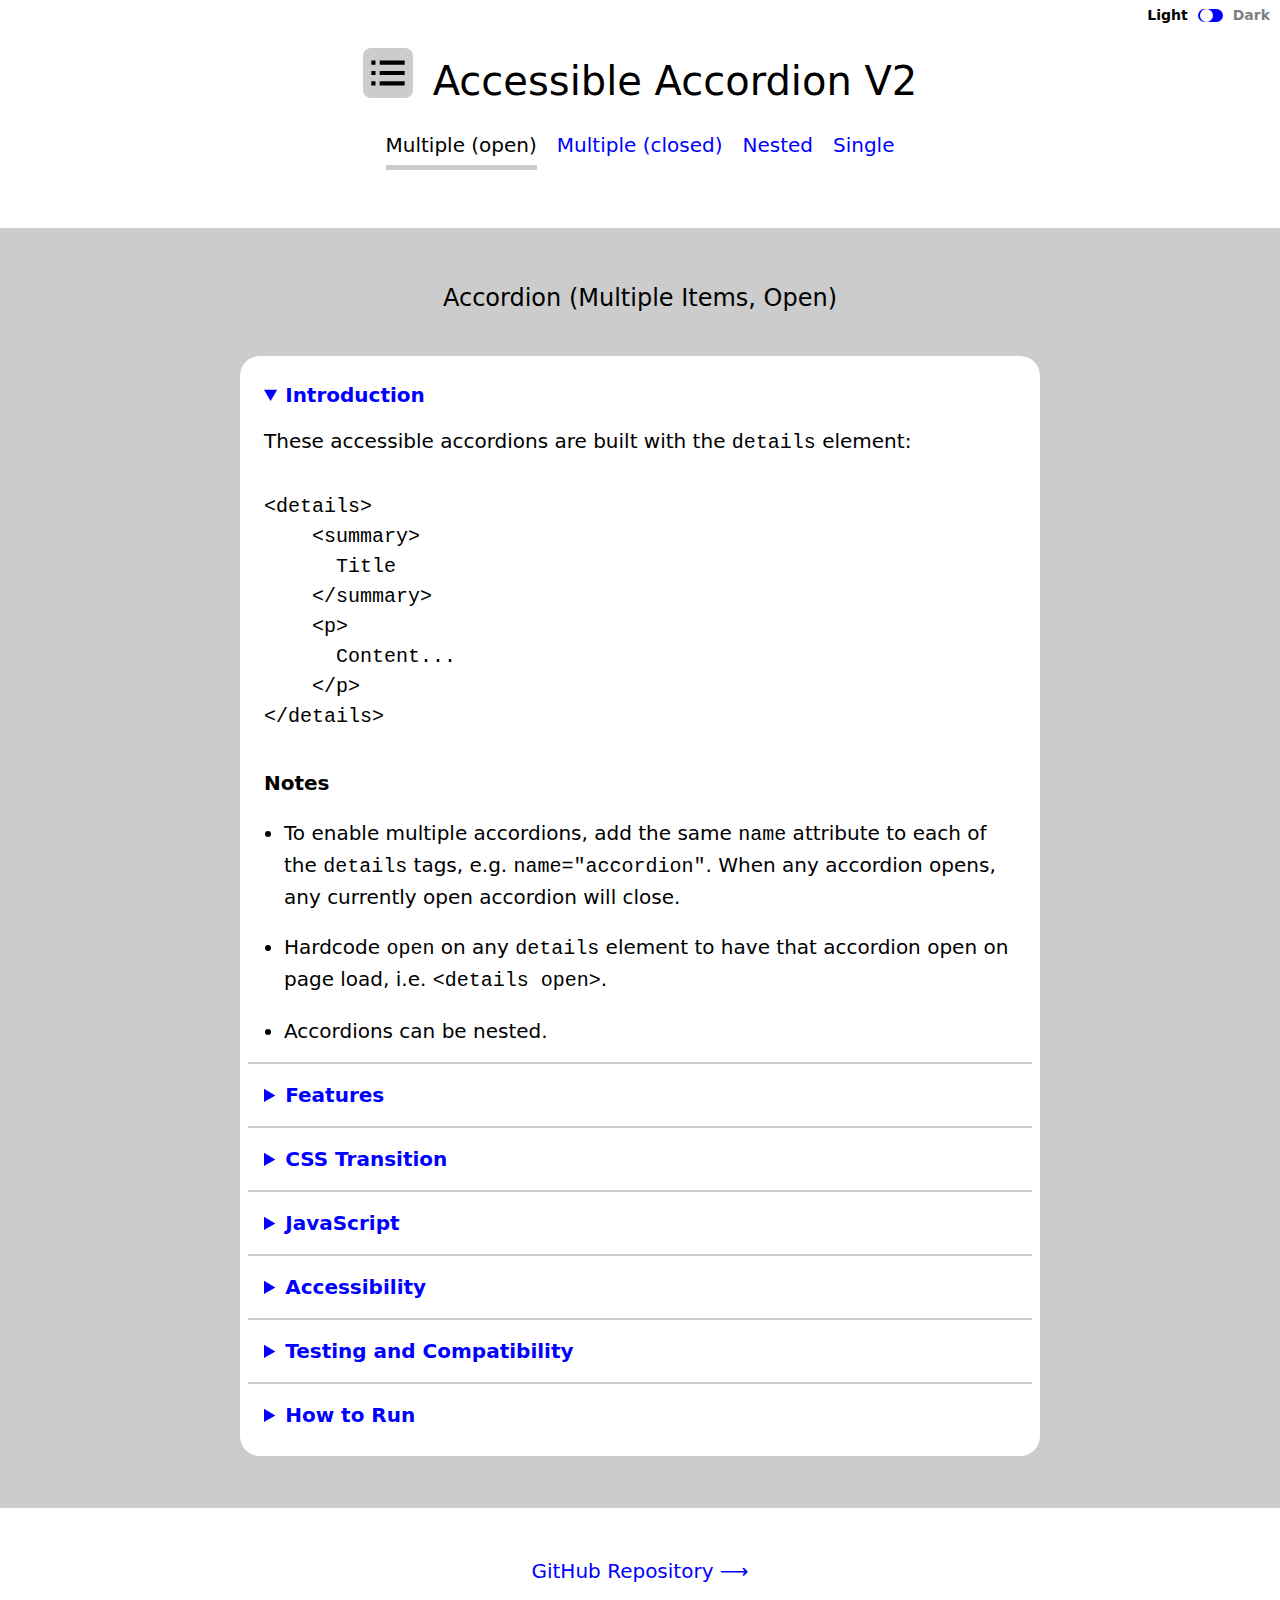
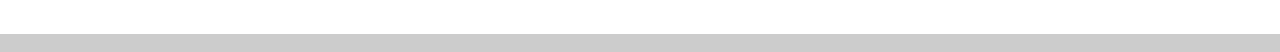
<file: index.html>
<!DOCTYPE html>
<html lang="en">

<head>
    <meta charset="UTF-8">
    <meta name="viewport" content="width=device-width, initial-scale=1.0">
    <meta name="description"
        content="An accessible multiple (open) accordion built with the 'details' element. The CSS enhances the accordion with a smooth height transition only when it's safe and supported. It uses modern CSS features with progressive enhancement in mind.">
    <title>Accessible Accordion V2 | Multiple</title>
    <link rel="apple-touch-icon" sizes="180x180" href="./apple-touch-icon.png">
    <link rel="icon" type="image/png" sizes="32x32" href="./favicon-32x32.png">
    <link rel="icon" type="image/png" sizes="16x16" href="./favicon-16x16.png">
    <link rel="manifest" href="./site.webmanifest">
    <link rel="stylesheet" href="./style.css">
    <script src="./index.js" type="module"></script>
</head>

<body class="flow">
    <div id="loader" class="loader"><span class="visually-hidden">The page is loading...</span></div>
    <span class="visually-hidden" aria-hidden="true" id="page-loaded"></span>
    <a href="#main-content" class="element-invisible element-focusable skip-link">Skip to main content</a>

    <div class="theme-toggler">
        <p class="light">Light<span class="visually-hidden"> theme inactive</span></p><button type="button"
            aria-pressed="true" aria-label="Toggle theme"><span></span></button>
        <p class="dark">Dark<span class="visually-hidden"> theme active</span></p>
    </div>

    <header class="header">
        <p class="h1">
            <a href="./index.html"><span class="visually-hidden">Link to Home page</span>
                <svg xmlns="http://www.w3.org/2000/svg" width="24" height="24" viewBox="0 0 24 24" aria-hidden="true">
                    <path d="M4 6h2v2H4zm0 5h2v2H4zm0 5h2v2H4zm16-8V6H8.023v2H18.8zM8 11h12v2H8zm0 5h12v2H8z">
                    </path>
                </svg>
            </a>
            <span>Accessible Accordion V2</span>
        </p>
        <div id="primary-navigation" class="primary-navigation">
            <div class="hamburger-button-wrapper">
                <p>Menu</p>
                <button class="hamburger-button" id="hamburger-button" aria-controls="site-navigation"
                    aria-expanded="false">
                    <span id="btn-txt" class="visually-hidden">Expand menu</span>
                    <svg class="lines" viewBox="0 0 100 100">
                        <rect class="line top" y="28" x="10" rx="5"></rect>
                        <rect class="line middle" y="47" x="10" rx="5"></rect>
                        <rect class="line bottom" y="68" x="10" rx="5"></rect>
                    </svg>
                </button>
            </div>


            <nav id="site-navigation" class="menu-hidden">
                <ul>
                    <li><a href="./" aria-current="page">Multiple (open)</a></li>
                    <li><a href="./multiple-closed.html">Multiple (closed)</a></li>
                    <li><a href="./nested.html">Nested</a></li>
                    <li><a href="./single.html">Single</a></li>
                </ul>
            </nav>
        </div>
    </header>


    <main class="main container" id="main-content">

        <h1>Accordion (Multiple Items, Open)</h1>

        <div class="accordion">
            <details name="accordion" open>
                <summary class="element">
                    <h2>Introduction</h2>
                </summary>
                <div class="summary-content element flow">
                    <p>These accessible accordions are built with the <code>details</code> element:</p>

                    <p>
                    <pre><code>
&lt;details&gt;
    &lt;summary&gt;
      Title
    &lt;/summary&gt;
    &lt;p&gt;
      Content...
    &lt;/p&gt;
&lt;/details&gt;
</code></pre>


                    <h3>Notes</h3>
                    <ul class="flow">
                        <li>To enable multiple accordions, add the same <code>name</code> attribute to each of the
                            <code>details</code> tags,
                            e.g. <code>name=&quot;accordion&quot;</code>. When any accordion opens, any currently open
                            accordion will
                            close.
                        </li>
                        <li>Hardcode <code>open</code> on any <code>details</code> element to have that accordion
                            open on page load,
                            i.e. <code>&lt;details open&gt;</code>.</li>
                        <li>Accordions can be nested.</li>
                    </ul>
                </div>
            </details>


            <details name="accordion">
                <summary class="element">
                    <h2>Features</h2>
                </summary>
                <div class="summary-content element flow">
                    <ul class="flow">
                        <li><strong>Responsive-aware</strong>: Transitions are only applied on viewports wider than
                            37.5rem (600px),
                            avoiding
                            layout issues caused by wrapped <code>summary</code> text on smaller screens.</li>
                        <li><strong>Respects user preferences</strong>: Honors <code>prefers-reduced-motion</code> to
                            avoid animating
                            for
                            users who have motion reduction enabled.</li>
                        <li><strong>Feature detection</strong>: Uses <code>@supports</code> to apply styles only if the
                            browser supports
                            the
                            experimental <code>interpolate-size</code> property.</li>
                        <li><strong>Safe fallback</strong>: Older browsers that don't support modern syntax will ignore
                            the transition
                            block
                            entirely, without affecting functionality.</li>
                    </ul>
                </div>
            </details>



            <details name="accordion">
                <summary class="element">
                    <h2>CSS Transition</h2>
                </summary>
                <div class="summary-content element flow">
                    <p>The CSS snippet enhances the accordions
                        with a smooth height transition - but only when it&#39;s safe and supported. It uses modern CSS
                        features with
                        progressive enhancement in mind.</p>
                    <p>Styles are applied only when:</p>
                    <ul class="flow">
                        <li>The screen width is greater than <code>37.5rem (600px)</code>. (Note: <code>width</code> is
                            modern range
                            syntax.)
                        </li>
                        <li>The user has not requested reduced motion.</li>
                        <li>The browser supports the experimental <code>interpolate-size</code> property
                            (some browsers may ignore this block if they don't support it).</li>
                    </ul>

                    <p>If the browser does support it, <code>interpolate-size</code> is applied globally with a value of
                        <code>allow-keywords</code>. (his is a proposed property allowing height/width interpolation on
                        elements
                        like &lt;details&gt;, which normally don't transition well.)
                    </p>
                    <p>This allows a transition from <code>height: [n]</code> to <code>height: auto</code>.</p>
                </div>
            </details>



            <details name="accordion">
                <summary class="element">
                    <h2>JavaScript</h2>
                </summary>
                <div class="summary-content element flow">
                    <h3><code>ariaExpandedDetails()</code></h3>

                    <p>
                        This function ensures accessibility by dynamically
                        updating the
                        <code>aria-expanded</code> attribute on <code>details</code> elements, improving screen reader
                        support
                        for
                        users with older or less capable assistive technologies. It listens for the <code>toggle</code>
                        event to reflect
                        the
                        open/closed state, providing clearer communication for browsers or screen readers that may not
                        fully support the
                        native <code>details</code> behavior.
                    </p>

                </div>
            </details>




            <details name="accordion">
                <summary class="element">
                    <h2>Accessibility</h2>
                </summary>
                <div class="summary-content element flow">
                    <ul class="flow">
                        <li>The site is fully navigable using tab keys and up/down arrows.</li>
                        <li>ARIA attributes are dynamically added to the <code>details</code> element to signal whether
                            it is
                            open or
                            closed.
                        </li>
                    </ul>
                </div>
            </details>

            <details name="accordion">
                <summary class="element">
                    <h2>Testing and Compatibility</h2>
                </summary>
                <div class="summary-content element flow">
                    <p>The application has been tested on the following platforms and browsers:</p>
                    <ul class="flow">
                        <li><strong>Operating System</strong>: Windows 10</li>
                        <li><strong>Browsers</strong>:<ul>
                                <li>Google Chrome</li>
                                <li>Mozilla Firefox</li>
                                <li>Microsoft Edge</li>
                            </ul>
                        </li>
                    </ul>
                    <h3>Device View Testing</h3>
                    <p>The layout and functionality have been verified in both browser and device simulation views to
                        ensure
                        responsiveness
                        and usability.</p>
                </div>
            </details>

            <details name="accordion">
                <summary class="element">
                    <h2>How to Run</h2>
                </summary>
                <div class="summary-content element flow">
                    <ol>
                        <li>Clone or download the repository to your local machine.</li>
                        <li>Open the project folder and start a simple HTTP server (e.g., using <code>Live Server</code>
                            in VS Code or
                            Python&#39;s <code>http.server</code> module).</li>
                        <li>Open the project in a modern browser (e.g., Chrome, Firefox, or Edge).</li>
                    </ol>
                </div>
            </details>
        </div>
    </main>

    <footer class="footer">
        <a href="https://github.com/chrisnajman/accessible-accordion-v2" target="_blank" rel="noopener noreferrer"
            class="external-link">
            GitHub Repository
        </a>
    </footer>

</body>

</html>
</file>
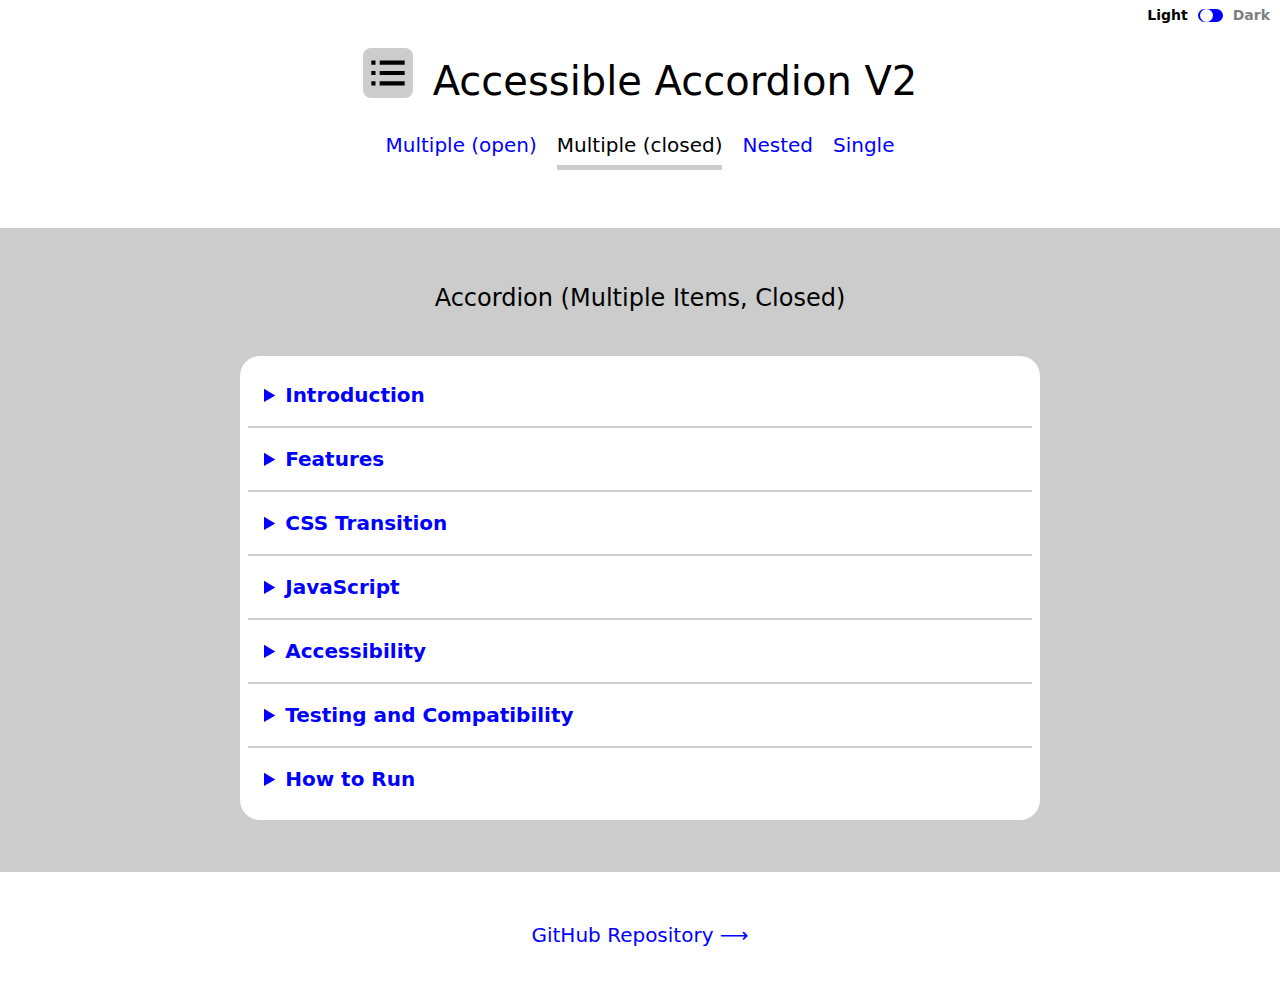
<file: multiple-closed.html>
<!DOCTYPE html>
<html lang="en">

<head>
    <meta charset="UTF-8">
    <meta name="viewport" content="width=device-width, initial-scale=1.0">
    <meta name="description"
        content="An accessible multiple (closed) accordion built with the 'details' element. The CSS enhances the accordion with a smooth height transition only when it's safe and supported. It uses modern CSS features with progressive enhancement in mind.">
    <title>Accessible Accordion V2 | Multiple</title>
    <link rel="apple-touch-icon" sizes="180x180" href="./apple-touch-icon.png">
    <link rel="icon" type="image/png" sizes="32x32" href="./favicon-32x32.png">
    <link rel="icon" type="image/png" sizes="16x16" href="./favicon-16x16.png">
    <link rel="manifest" href="./site.webmanifest">
    <link rel="stylesheet" href="./style.css">
    <script src="./index.js" type="module"></script>
</head>

<body class="flow">
    <div id="loader" class="loader"><span class="visually-hidden">The page is loading...</span></div>
    <span class="visually-hidden" aria-hidden="true" id="page-loaded"></span>
    <a href="#main-content" class="element-invisible element-focusable skip-link">Skip to main content</a>

    <div class="theme-toggler">
        <p class="light">Light<span class="visually-hidden"> theme inactive</span></p><button type="button"
            aria-pressed="true" aria-label="Toggle theme"><span></span></button>
        <p class="dark">Dark<span class="visually-hidden"> theme active</span></p>
    </div>

    <header class="header">
        <p class="h1">
            <a href="./index.html"><span class="visually-hidden">Link to Home page</span>
                <svg xmlns="http://www.w3.org/2000/svg" width="24" height="24" viewBox="0 0 24 24" aria-hidden="true">
                    <path d="M4 6h2v2H4zm0 5h2v2H4zm0 5h2v2H4zm16-8V6H8.023v2H18.8zM8 11h12v2H8zm0 5h12v2H8z">
                    </path>
                </svg>
            </a>
            <span>Accessible Accordion V2</span>
        </p>
        <div id="primary-navigation" class="primary-navigation">
            <div class="hamburger-button-wrapper">
                <p>Menu</p>
                <button class="hamburger-button" id="hamburger-button" aria-controls="site-navigation"
                    aria-expanded="false">
                    <span id="btn-txt" class="visually-hidden">Expand menu</span>
                    <svg class="lines" viewBox="0 0 100 100">
                        <rect class="line top" y="28" x="10" rx="5"></rect>
                        <rect class="line middle" y="47" x="10" rx="5"></rect>
                        <rect class="line bottom" y="68" x="10" rx="5"></rect>
                    </svg>
                </button>
            </div>


            <nav id="site-navigation" class="menu-hidden">
                <ul>
                    <li><a href="./">Multiple (open)</a></li>
                    <li><a href="./multiple-closed.html" aria-current="page">Multiple (closed)</a></li>
                    <li><a href="./nested.html">Nested</a></li>
                    <li><a href="./single.html">Single</a></li>
                </ul>
            </nav>
        </div>
    </header>


    <main class="main container" id="main-content">

        <h1>Accordion (Multiple Items, Closed)</h1>

        <div class="accordion">
            <details name="accordion">
                <summary class="element">
                    <h2>Introduction</h2>
                </summary>
                <div class="summary-content element flow">
                    <p>These accessible accordions are built with the <code>details</code> element:</p>

                    <p>
                    <pre><code>
&lt;details&gt;
    &lt;summary&gt;
      Title
    &lt;/summary&gt;
    &lt;p&gt;
      Content...
    &lt;/p&gt;
&lt;/details&gt;
</code></pre>
                    </p>

                    <h3>Notes</h3>
                    <ul class="flow">
                        <li>To enable multiple accordions, add the same <code>name</code> attribute to each of the
                            <code>details</code> tags,
                            e.g. <code>name=&quot;accordion&quot;</code>. When any accordion opens, any currently open
                            accordion will
                            close.
                        </li>
                        <li>Hardcode <code>open</code> on any <code>details</code> element to have that accordion
                            open on page load,
                            i.e. <code>&lt;details open&gt;</code>.</li>
                        <li>Accordions can be nested.</li>
                    </ul>
                </div>
            </details>


            <details name="accordion">
                <summary class="element">
                    <h2>Features</h2>
                </summary>
                <div class="summary-content element flow">
                    <ul class="flow">
                        <li><strong>Responsive-aware</strong>: Transitions are only applied on viewports wider than
                            37.5rem (600px),
                            avoiding
                            layout issues caused by wrapped <code>summary</code> text on smaller screens.</li>
                        <li><strong>Respects user preferences</strong>: Honors <code>prefers-reduced-motion</code> to
                            avoid animating
                            for
                            users who have motion reduction enabled.</li>
                        <li><strong>Feature detection</strong>: Uses <code>@supports</code> to apply styles only if the
                            browser supports
                            the
                            experimental <code>interpolate-size</code> property.</li>
                        <li><strong>Safe fallback</strong>: Older browsers that don't support modern syntax will ignore
                            the transition
                            block
                            entirely, without affecting functionality.</li>
                    </ul>
                </div>
            </details>



            <details name="accordion">
                <summary class="element">
                    <h2>CSS Transition</h2>
                </summary>
                <div class="summary-content element flow">
                    <p>The CSS snippet enhances the accordions
                        with a smooth height transition - but only when it&#39;s safe and supported. It uses modern CSS
                        features with
                        progressive enhancement in mind.</p>
                    <p>Styles are applied only when:</p>
                    <ul class="flow">
                        <li>The screen width is greater than <code>37.5rem (600px)</code>. (Note: <code>width</code> is
                            modern range
                            syntax.)
                        </li>
                        <li>The user has not requested reduced motion.</li>
                        <li>The browser supports the experimental <code>interpolate-size</code> property
                            (some browsers may ignore this block if they don't support it).</li>
                    </ul>

                    <p>If the browser does support it, <code>interpolate-size</code> is applied globally with a value of
                        <code>allow-keywords</code>. (his is a proposed property allowing height/width interpolation on
                        elements
                        like &lt;details&gt;, which normally don't transition well.)
                    </p>
                    <p>This allows a transition from <code>height: [n]</code> to <code>height: auto</code>.</p>
                </div>
            </details>



            <details name="accordion">
                <summary class="element">
                    <h2>JavaScript</h2>
                </summary>
                <div class="summary-content element flow">
                    <h3><code>ariaExpandedDetails()</code></h3>

                    <p>
                        This function ensures accessibility by dynamically
                        updating the
                        <code>aria-expanded</code> attribute on <code>details</code> elements, improving screen reader
                        support
                        for
                        users with older or less capable assistive technologies. It listens for the <code>toggle</code>
                        event to reflect
                        the
                        open/closed state, providing clearer communication for browsers or screen readers that may not
                        fully support the
                        native <code>details</code> behavior.
                    </p>

                </div>
            </details>




            <details name="accordion">
                <summary class="element">
                    <h2>Accessibility</h2>
                </summary>
                <div class="summary-content element flow">
                    <ul class="flow">
                        <li>The site is fully navigable using tab keys and up/down arrows.</li>
                        <li>ARIA attributes are dynamically added to the <code>details</code> element to signal whether
                            it is
                            open or
                            closed.
                        </li>
                    </ul>
                </div>
            </details>

            <details name="accordion">
                <summary class="element">
                    <h2>Testing and Compatibility</h2>
                </summary>
                <div class="summary-content element flow">
                    <p>The application has been tested on the following platforms and browsers:</p>
                    <ul class="flow">
                        <li><strong>Operating System</strong>: Windows 10</li>
                        <li><strong>Browsers</strong>:<ul>
                                <li>Google Chrome</li>
                                <li>Mozilla Firefox</li>
                                <li>Microsoft Edge</li>
                            </ul>
                        </li>
                    </ul>
                    <h3>Device View Testing</h3>
                    <p>The layout and functionality have been verified in both browser and device simulation views to
                        ensure
                        responsiveness
                        and usability.</p>
                </div>
            </details>

            <details name="accordion">
                <summary class="element">
                    <h2>How to Run</h2>
                </summary>
                <div class="summary-content element flow">
                    <ol>
                        <li>Clone or download the repository to your local machine.</li>
                        <li>Open the project folder and start a simple HTTP server (e.g., using <code>Live Server</code>
                            in VS Code or
                            Python&#39;s <code>http.server</code> module).</li>
                        <li>Open the project in a modern browser (e.g., Chrome, Firefox, or Edge).</li>
                    </ol>
                </div>
            </details>
        </div>
    </main>

    <footer class="footer">
        <a href="https://github.com/chrisnajman/accessible-accordion-v2" target="_blank" rel="noopener noreferrer"
            class="external-link">
            GitHub Repository
        </a>
    </footer>

</body>

</html>
</file>
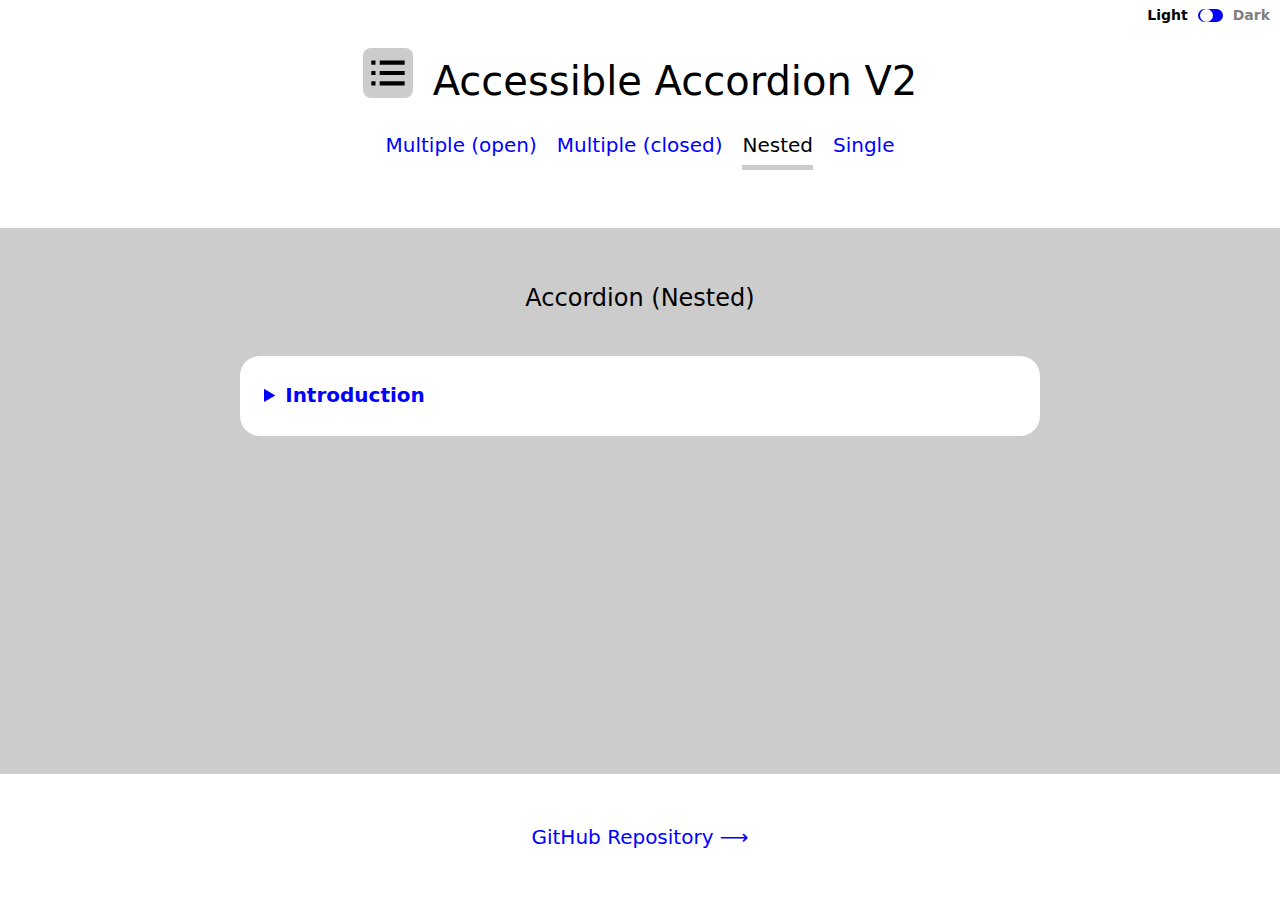
<file: nested copy.html>
<!DOCTYPE html>
<html lang="en">

<head>
    <meta charset="UTF-8">
    <meta name="viewport" content="width=device-width, initial-scale=1.0">
    <meta name="description"
        content="An accessible nested accordion built with the 'details' element. The CSS enhances the accordion with a smooth height transition only when it's safe and supported. It uses modern CSS features with progressive enhancement in mind.">
    <title>Accessible Accordion V2 | Multiple</title>
    <link rel="apple-touch-icon" sizes="180x180" href="./apple-touch-icon.png">
    <link rel="icon" type="image/png" sizes="32x32" href="./favicon-32x32.png">
    <link rel="icon" type="image/png" sizes="16x16" href="./favicon-16x16.png">
    <link rel="manifest" href="./site.webmanifest">
    <link rel="stylesheet" href="./style.css">
    <script src="./index.js" type="module"></script>
</head>

<body class="flow">
    <div id="loader" class="loader"><span class="visually-hidden">The page is loading...</span></div>
    <span class="visually-hidden" aria-hidden="true" id="page-loaded"></span>
    <a href="#main-content" class="element-invisible element-focusable skip-link">Skip to main content</a>

    <div class="theme-toggler">
        <p class="light">Light<span class="visually-hidden"> theme inactive</span></p><button type="button"
            aria-pressed="true" aria-label="Toggle theme"><span></span></button>
        <p class="dark">Dark<span class="visually-hidden"> theme active</span></p>
    </div>

    <header class="header">
        <p class="h1">
            <a href="./index.html"><span class="visually-hidden">Link to Home page</span>
                <svg xmlns="http://www.w3.org/2000/svg" width="24" height="24" viewBox="0 0 24 24" aria-hidden="true">
                    <path d="M4 6h2v2H4zm0 5h2v2H4zm0 5h2v2H4zm16-8V6H8.023v2H18.8zM8 11h12v2H8zm0 5h12v2H8z">
                    </path>
                </svg>
            </a>
            <span>Accessible Accordion V2</span>
        </p>
        <div id="primary-navigation" class="primary-navigation">
            <div class="hamburger-button-wrapper">
                <p>Menu</p>
                <button class="hamburger-button" id="hamburger-button" aria-controls="site-navigation"
                    aria-expanded="false">
                    <span id="btn-txt" class="visually-hidden">Expand menu</span>
                    <svg class="lines" viewBox="0 0 100 100">
                        <rect class="line top" y="28" x="10" rx="5"></rect>
                        <rect class="line middle" y="47" x="10" rx="5"></rect>
                        <rect class="line bottom" y="68" x="10" rx="5"></rect>
                    </svg>
                </button>
            </div>


            <nav id="site-navigation" class="menu-hidden">
                <ul>
                    <li><a href="./">Multiple (open)</a></li>
                    <li><a href="./multiple-closed.html">Multiple (closed)</a></li>
                    <li><a href="./nested.html" aria-current="page">Nested</a></li>
                    <li><a href="./single.html">Single</a></li>
                </ul>
            </nav>
        </div>
    </header>


    <main class="main container" id="main-content">

        <h1>Accordion (Nested)</h1>

        <div class="accordion">
            <details>
                <summary class="element">
                    <h2>Introduction</h2>
                </summary>
                <div class="summary-content element flow">
                    <p>These accessible accordions are built with the <code>details</code> element:</p>

                    <p>
                    <pre><code>
&lt;details&gt;
    &lt;summary&gt;
      Title
    &lt;/summary&gt;
    &lt;p&gt;
      Content...
    &lt;/p&gt;
&lt;/details&gt;
</code></pre>
                    </p>

                    <h3>Notes</h3>
                    <ul class="flow">
                        <li>To enable multiple accordions, add the same <code>name</code> attribute to each of the
                            <code>details</code> tags,
                            e.g. <code>name=&quot;accordion&quot;</code>. When any accordion opens, any currently open
                            accordion will
                            close.
                        </li>
                        <li>Hardcode <code>open</code> on any <code>details</code> element to have that accordion
                            open on page load,
                            i.e. <code>&lt;details open&gt;</code>.</li>
                        <li>Accordions can be nested.</li>
                    </ul>
                </div>

                <div class="nested">
                    <details name="accordion">
                        <summary class="element">
                            <h2>Features</h2>
                        </summary>
                        <div class="summary-content element flow">
                            <ul class="flow">
                                <li><strong>Responsive-aware</strong>: Transitions are only applied on viewports wider
                                    than
                                    37.5rem (600px),
                                    avoiding
                                    layout issues caused by wrapped <code>summary</code> text on smaller screens.</li>
                                <li><strong>Respects user preferences</strong>: Honors
                                    <code>prefers-reduced-motion</code> to
                                    avoid animating
                                    for
                                    users who have motion reduction enabled.
                                </li>
                                <li><strong>Feature detection</strong>: Uses <code>@supports</code> to apply styles only
                                    if the
                                    browser supports
                                    the
                                    experimental <code>interpolate-size</code> property.</li>
                                <li><strong>Safe fallback</strong>: Older browsers that don't support modern syntax will
                                    ignore
                                    the transition
                                    block
                                    entirely, without affecting functionality.</li>
                            </ul>
                        </div>
                    </details>

                    <details name="accordion">
                        <summary class="element">
                            <h2>CSS Transition</h2>
                        </summary>
                        <div class="summary-content element flow">
                            <p>The CSS snippet enhances the accordions
                                with a smooth height transition - but only when it&#39;s safe and supported. It uses
                                modern CSS
                                features with
                                progressive enhancement in mind.</p>
                            <p>Styles are applied only when:</p>
                            <ul class="flow">
                                <li>The screen width is greater than <code>37.5rem (600px)</code>. (Note:
                                    <code>width</code> is
                                    modern range
                                    syntax.)
                                </li>
                                <li>The user has not requested reduced motion.</li>
                                <li>The browser supports the experimental <code>interpolate-size</code> property
                                    (some browsers may ignore this block if they don't support it).</li>
                            </ul>

                            <p>If the browser does support it, <code>interpolate-size</code> is applied globally with a
                                value of
                                <code>allow-keywords</code>. (his is a proposed property allowing height/width
                                interpolation on
                                elements
                                like &lt;details&gt;, which normally don't transition well.)
                            </p>
                            <p>This allows a transition from <code>height: [n]</code> to <code>height: auto</code>.</p>
                        </div>
                    </details>

                    <details name="accordion">
                        <summary class="element">
                            <h2>JavaScript</h2>
                        </summary>
                        <div class="summary-content element flow">
                            <h3><code>ariaExpandedDetails()</code></h3>

                            <p>
                                This function ensures accessibility by dynamically
                                updating the
                                <code>aria-expanded</code> attribute on <code>details</code> elements, improving screen
                                reader
                                support
                                for
                                users with older or less capable assistive technologies. It listens for the
                                <code>toggle</code>
                                event to reflect
                                the
                                open/closed state, providing clearer communication for browsers or screen readers that
                                may not
                                fully support the
                                native <code>details</code> behavior.
                            </p>

                        </div>
                    </details>

                    <details name="accordion">
                        <summary class="element">
                            <h2>Accessibility</h2>
                        </summary>
                        <div class="summary-content element flow">
                            <ul class="flow">
                                <li>The site is fully navigable using tab keys and up/down arrows.</li>
                                <li>ARIA attributes are dynamically added to the <code>details</code> element to signal
                                    whether
                                    it is
                                    open or
                                    closed.
                                </li>
                            </ul>
                        </div>
                    </details>

                    <details name="accordion">
                        <summary class="element">
                            <h2>Testing and Compatibility</h2>
                        </summary>
                        <div class="summary-content element flow">
                            <p>The application has been tested on the following platforms and browsers:</p>
                            <ul class="flow">
                                <li><strong>Operating System</strong>: Windows 10</li>
                                <li><strong>Browsers</strong>:<ul>
                                        <li>Google Chrome</li>
                                        <li>Mozilla Firefox</li>
                                        <li>Microsoft Edge</li>
                                    </ul>
                                </li>
                            </ul>
                            <h3>Device View Testing</h3>
                            <p>The layout and functionality have been verified in both browser and device simulation
                                views to
                                ensure
                                responsiveness
                                and usability.</p>
                        </div>
                    </details>

                    <details name="accordion">
                        <summary class="element">
                            <h2>How to Run</h2>
                        </summary>
                        <div class="summary-content element flow">
                            <ol>
                                <li>Clone or download the repository to your local machine.</li>
                                <li>Open the project folder and start a simple HTTP server (e.g., using
                                    <code>Live Server</code>
                                    in VS Code or
                                    Python&#39;s <code>http.server</code> module).
                                </li>
                                <li>Open the project in a modern browser (e.g., Chrome, Firefox, or Edge).</li>
                            </ol>
                        </div>
                    </details>

                </div>
            </details>
        </div>
    </main>

    <footer class="footer">
        <a href="https://github.com/chrisnajman/accessible-accordion-v2" target="_blank" rel="noopener noreferrer"
            class="external-link">
            GitHub Repository
        </a>
    </footer>

</body>

</html>
</file>
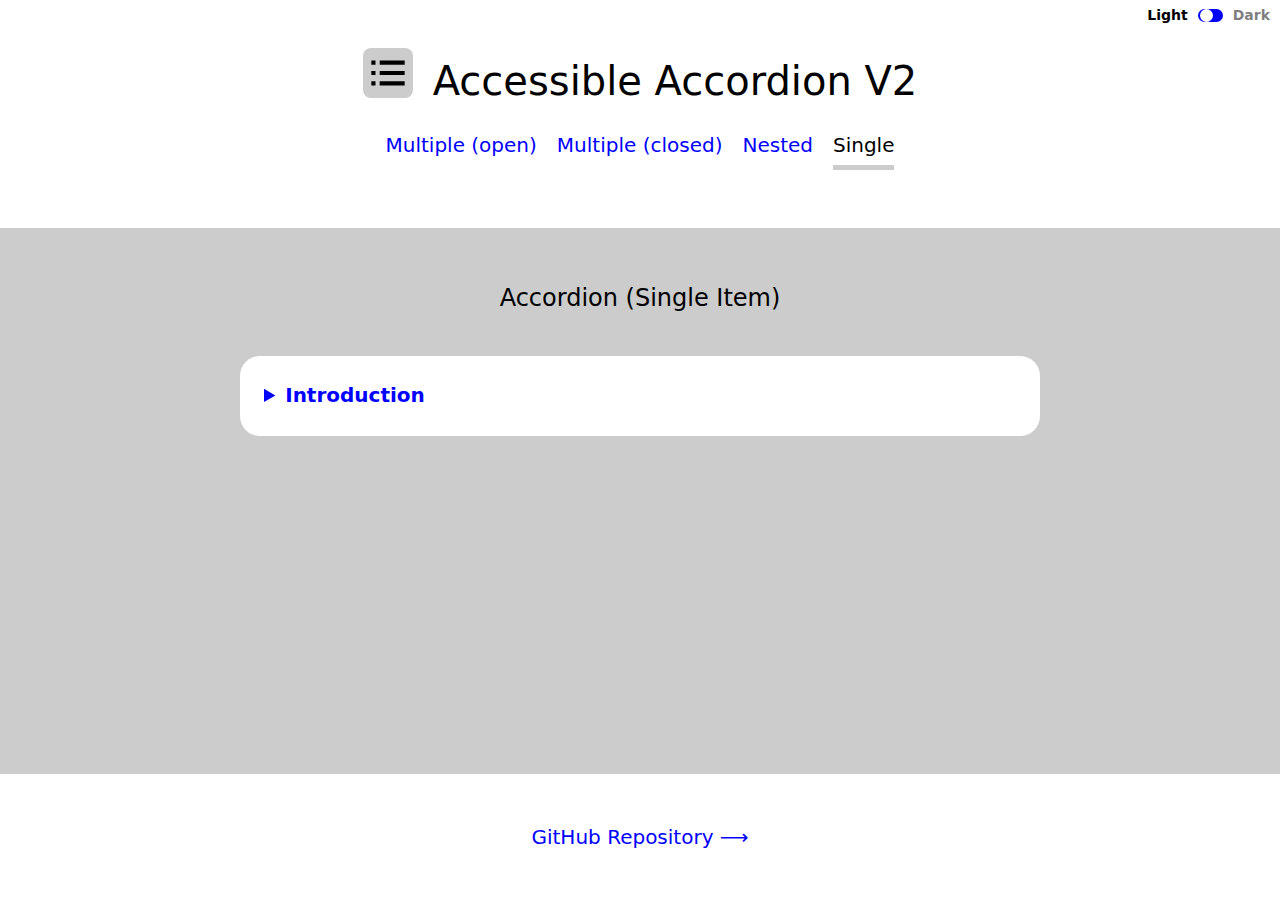
<file: single.html>
<!DOCTYPE html>
<html lang="en">

<head>
    <meta charset="UTF-8">
    <meta name="viewport" content="width=device-width, initial-scale=1.0">
    <meta name="description"
        content="An accessible single accordion built with the 'details' element. The CSS enhances the accordion with a smooth height transition only when it's safe and supported. It uses modern CSS features with progressive enhancement in mind.">
    <title>Accessible Accordion V2 | Single</title>
    <link rel="apple-touch-icon" sizes="180x180" href="./apple-touch-icon.png">
    <link rel="icon" type="image/png" sizes="32x32" href="./favicon-32x32.png">
    <link rel="icon" type="image/png" sizes="16x16" href="./favicon-16x16.png">
    <link rel="manifest" href="./site.webmanifest">
    <link rel="stylesheet" href="./style.css">
    <script src="./index.js" type="module"></script>
</head>

<body class="flow">
    <div id="loader" class="loader"><span class="visually-hidden">The page is loading...</span></div>
    <span class="visually-hidden" aria-hidden="true" id="page-loaded"></span>
    <a href="#main-content" class="element-invisible element-focusable skip-link">Skip to main content</a>

    <div class="theme-toggler">
        <p class="light">Light<span class="visually-hidden"> theme inactive</span></p><button type="button"
            aria-pressed="true" aria-label="Toggle theme"><span></span></button>
        <p class="dark">Dark<span class="visually-hidden"> theme active</span></p>
    </div>

    <header class="header">
        <p class="h1">
            <a href="./index.html"><span class="visually-hidden">Link to Home page</span>
                <svg xmlns="http://www.w3.org/2000/svg" width="24" height="24" viewBox="0 0 24 24" aria-hidden="true">
                    <path d="M4 6h2v2H4zm0 5h2v2H4zm0 5h2v2H4zm16-8V6H8.023v2H18.8zM8 11h12v2H8zm0 5h12v2H8z">
                    </path>
                </svg>
            </a>
            <span>Accessible Accordion V2</span>
        </p>
        <div id="primary-navigation" class="primary-navigation">
            <div class="hamburger-button-wrapper">
                <p>Menu</p>
                <button class="hamburger-button" id="hamburger-button" aria-controls="site-navigation"
                    aria-expanded="false">
                    <span id="btn-txt" class="visually-hidden">Expand menu</span>
                    <svg class="lines" viewBox="0 0 100 100">
                        <rect class="line top" y="28" x="10" rx="5"></rect>
                        <rect class="line middle" y="47" x="10" rx="5"></rect>
                        <rect class="line bottom" y="68" x="10" rx="5"></rect>
                    </svg>
                </button>
            </div>


            <nav id="site-navigation" class="menu-hidden">
                <ul>
                    <li><a href="./">Multiple (open)</a></li>
                    <li><a href="./multiple-closed.html">Multiple (closed)</a></li>
                    <li><a href="./nested.html">Nested</a></li>
                    <li><a href="./single.html" aria-current="page">Single</a></li>
                </ul>
            </nav>
        </div>
    </header>


    <main class="main container" id="main-content">

        <h1>Accordion (Single Item)</h1>

        <div class="accordion">
            <details>
                <summary class="element">
                    <h2>Introduction</h2>
                </summary>
                <div class="summary-content element flow">
                    <p>This accessible accordion is built with the <code>details</code> element:</p>

                    <p>
                    <pre><code>
&lt;details&gt;
    &lt;summary&gt;
      Title
    &lt;/summary&gt;
    &lt;p&gt;
      Content...
    &lt;/p&gt;
&lt;/details&gt;
</code></pre>
                    </p>

                    <h3>Notes</h3>
                    <ul class="flow">
                        <li>To enable multiple accordions, add the same <code>name</code> attribute to each of the
                            <code>details</code> tags,
                            e.g. <code>name=&quot;accordion&quot;</code>. When any accordion opens, any currently open
                            accordion will
                            close.
                        </li>
                        <li>Hardcode <code>open</code> on any <code>details</code> element to have that accordion
                            open on page load,
                            i.e. <code>&lt;details open&gt;</code>.</li>
                        <li>Accordions can be nested.</li>
                    </ul>
                </div>
            </details>
        </div>
    </main>

    <footer class="footer">
        <a href="https://github.com/chrisnajman/accessible-accordion-v2" target="_blank" rel="noopener noreferrer"
            class="external-link">
            GitHub Repository
        </a>
    </footer>

</body>

</html>
</file>
<file: style.css>
*,
::after,
::before {
    box-sizing: border-box;
    margin: 0;
}

:root {
    overflow-y: scroll;
    color-scheme: light dark;
    --animation-timing: 250ms;
    --border-radius: 1.25rem;
    --bold: 600;

    /* light mode (default) */
    --body-bg: #ccc;
    --body-fg: #000;
    --el-bg: #fff;
    --link-blue: blue;
}

.darkmode {
    --body-bg: #333;
    --body-fg: #fff;
    --el-bg: #000;
    --link-blue: aqua;
}

:focus-visible {
    outline: 0.125rem solid orange;
    outline-offset: 0.1875rem;
}

body {
    font-size: clamp(1.156rem, 1.1182rem + 0.1757vw, 1.25rem);
    font-family: system-ui, sans-serif;
    background-color: var(--body-bg);
    color: var(--body-fg);
    min-height: 100vh;
    min-height: 100dvh;
    display: grid;
    grid-template-rows: auto 1fr auto;
    line-height: 1.5;
    position: relative;
}

.h1 {
    font-size: clamp(1.75rem, 1.4486rem + 1.4019vw, 2.5rem);
    display: flex;
    flex-wrap: wrap;
    gap: 1.25rem;
    margin-inline: auto;
    align-items: center;
    justify-content: center;

    & svg {
        width: 3.125rem;
        height: 3.125rem;
        fill: var(--body-fg);
        background-color: var(--body-bg);
        border-radius: 0.5rem;
        align-self: flex-end;
    }

    & span {
        text-align: center;
    }
}

abbr {
    text-underline-offset: 0.25em;
}
img {
    max-width: 100%;
    height: auto;
    display: block;
}

p {
    /* max-width: 30ch; */
    text-wrap: pretty;
}

.h1,
h1,
h2,
h3 {
    text-wrap: balance;
}

.h1,
h1,
h2,
h3 {
    font-weight: normal;
}

h1,
h2,
h3 {
    text-align: center;
}

h1,
h2 {
    font-size: clamp(1.25rem, 1.1495rem + 0.4673vw, 1.5rem);
}

h3 {
    font-size: clamp(1.156rem, 1.1182rem + 0.1757vw, 1.25rem);
}

button,
input {
    font-size: inherit;
    font-family: inherit;
}

input {
    background-color: inherit;
    color: inherit;
    border-color: inherit;
}

a {
    color: var(--body-fg);
    text-decoration: none;
    &:hover {
        text-decoration: underline;
    }
}

b,
strong {
    font-weight: var(--bold);
}

pre {
    overflow-x: auto;
    position: relative;
    top: -1rem;
}
code {
    font-family: "Courier New", Courier, monospace;
    /* font-weight: var(--bold); */
}

.external-link {
    color: var(--link-blue);
    text-underline-offset: 0.5em;

    &::after {
        color: var(--link-blue);
        content: " \27F6";
    }
}

.container {
    /* Locally-scoped CSS variables */
    --_content-max-width: 50rem;
    --_content-space-outside: 2rem;

    width: min(var(--_content-max-width), 100% - var(--_content-space-outside) * 2);
    margin-inline: auto;
}

.flow > * + * {
    margin-block-start: 1em;
    /* em NOT rem & margin-block-start NOT margin-block-end */
}

.element {
    padding: 1rem;
}

.header,
.footer,
.element {
    background-color: var(--el-bg);
}

.footer {
    padding: 3rem 2rem;
    text-align: center;
}

.header {
    display: flex;
    flex-direction: column;
    gap: 1rem;
    padding-block: 3rem;
    margin-block-start: 0;
}

.main {
    display: flex;
    flex-direction: column;
    gap: 2.5rem;
    padding-block: 2rem;
}

.primary-navigation {
    position: relative;
    & nav {
        width: fit-content;
        margin-inline: auto;

        @media screen and (width <= 31.25rem) {
            &.menu-hidden,
            &.menu-visible {
                margin-inline: auto;
                display: grid;
                grid-template-rows: 0fr;
                transition: grid-template-rows var(--animation-timing) ease-in;

                & > ul {
                    overflow: hidden;
                }
            }

            &.menu-visible {
                grid-template-rows: 1fr;
                width: 100%;

                & > ul {
                    padding-block-start: 3rem;
                }
            }
        }
    }

    & ul {
        list-style: "";
        display: flex;
        gap: 1.25rem;
        align-items: baseline;
        width: fit-content;
        margin-inline: auto;
        padding-inline-start: 0;

        @media screen and (width <= 31.25rem) {
            flex-direction: column;
            gap: 0;
            z-index: 300;
        }
    }
    & a {
        color: var(--link-blue);
        border-block-end: 0.3125rem solid transparent;
        padding-block-end: 0.3125rem;
        margin-block-end: 0.625rem;
        display: block;
        cursor: pointer;
        text-decoration: none;

        @media screen and (width <= 31.25rem) {
            padding: 0;
            margin: 0;
            border: 0;
        }

        &[aria-current="page"],
        &:hover {
            border-block-end: 0.3125rem solid var(--body-bg);
            color: var(--body-fg);

            @media screen and (width <= 31.25rem) {
                border: 0;
            }
        }

        &[aria-current="page"] {
            pointer-events: none;

            @media screen and (width <= 31.25rem) {
                font-weight: var(--bold);
            }
        }
    }

    @media screen and (width <= 31.25rem) {
        max-width: 100%;
        margin: 0;
    }
}

.hamburger-button-wrapper {
    display: none;
}

@media screen and (width <= 31.25rem) {
    .hamburger-button-wrapper {
        width: 100%;
        display: flex;
        align-items: center;
        margin-inline: auto;
        position: absolute;
        top: 0;
        right: 0;
        left: 0;

        & p {
            font-size: 1rem;
            font-weight: normal;
            margin-block-start: -0.3125rem;
            margin-inline-start: auto;
        }
    }

    .hamburger-button {
        cursor: pointer;
        width: 3.125rem;
        background-color: transparent;
        border: 0;

        & .line {
            width: 80%;
            height: 0.625rem;
            fill: var(--body-fg);
            transition:
                y var(--animation-timing) ease-in var(--animation-timing),
                rotate var(--animation-timing) ease-in,
                opacity 0ms var(--animation-timing);
            transform-origin: center;
        }

        &[aria-expanded="true"] .line {
            transition:
                y var(--animation-timing) ease-in,
                rotate var(--animation-timing) ease-in var(--animation-timing),
                opacity 0ms var(--animation-timing);
        }
        &[aria-expanded="true"] :is(.top, .bottom) {
            y: 2.9375rem;
        }
        &[aria-expanded="true"] .top {
            rotate: 45deg;
        }
        &[aria-expanded="true"] .bottom {
            rotate: -45deg;
        }
        &[aria-expanded="true"] .middle {
            opacity: 0;
        }
    }
}

/* Accordion */
.accordion {
    padding: 0.5rem;
    background-color: var(--el-bg);
    border-radius: var(--border-radius);

    & h2 {
        display: inline;
        font-size: clamp(1.156rem, 1.1182rem + 0.1757vw, 1.25rem);
        font-weight: var(--bold);
        line-height: 1.2;
    }

    & h3 {
        text-align: left;
        font-weight: var(--bold);
    }

    & details {
        overflow: clip;
        background-color: var(--el-bg);
        border-block-end: 0.125rem solid var(--body-bg);

        &:last-child {
            border-block-end: 0;
        }
    }

    & summary {
        color: var(--link-blue);
        cursor: pointer;

        &:hover {
            opacity: 0.7;
        }

        &:focus-visible {
            outline-offset: -0.2rem;
        }
    }

    & .summary-content {
        padding: 0 1rem 1rem;
    }

    ul,
    ol {
        padding-inline-start: 1.25rem;
    }

    .nested {
        padding-inline: 1rem;
    }
}

@media (width > 37.5rem) and (prefers-reduced-motion: no-preference) {
    @supports (interpolate-size: allow-keywords) {
        :root {
            interpolate-size: allow-keywords;
        }

        details {
            transition: height 0.5s ease;
            height: 4rem;

            &[open] {
                height: auto;
                overflow: clip;
            }
        }
    }
}

/* Theme */
.theme-toggler {
    position: absolute;
    top: 0;
    right: 0;
    display: flex;
    align-items: center;
    gap: 0.625rem;
    padding: 0.3125rem 0.625rem;
    margin-block-start: 0;
    border: 0;

    & button {
        font-size: clamp(0.875rem, 0.8248rem + 0.2336vw, 1rem);
        font-family: inherit;
        background-color: var(--link-blue);

        width: 1.5625rem;
        height: 0.8125rem;
        border: 0;
        border-radius: var(--border-radius);
        display: flex;
        justify-content: flex-start;
        align-items: center;
        padding: 0.125rem;

        & span {
            height: 0.8125rem;
            width: 0.8125rem;
            background-color: white;
            border-radius: 50%;
        }
    }

    & p {
        font-size: 0.875rem;
        font-weight: 600;
        color: var(--body-fg);
        &.light {
            opacity: 1;
        }

        &.dark {
            opacity: 0.5;
        }
    }
}

.darkmode {
    & .theme-toggler button {
        justify-content: flex-end;
    }

    & p {
        &.light {
            opacity: 0.5;
        }

        &.dark {
            opacity: 1;
        }
    }
}
/* End theme */

/* Loader */
.loader {
    position: fixed;
    z-index: 500;
    inset: 0;
    display: flex;
    align-items: center;
    justify-content: center;
    background-color: var(--body-bg);
    color: var(--body-fg);
}

.loader-hidden {
    opacity: 0;
    visibility: hidden;
}

.loader::after {
    content: "Loading...";
    font-size: 3.125rem;
}

@media (prefers-reduced-motion: no-preference) {
    .loader {
        transition:
            opacity 0.75s,
            visibility 0.75s;
    }

    .loader::after {
        content: "";
        font-size: 0rem;
        width: 6.25rem;
        height: 6.25rem;
        border: 1.25rem solid var(--body-fg);
        border-top-color: var(--el-bg);
        border-radius: 50%;
        animation: loading 0.75s ease infinite;
    }
    @keyframes loading {
        from {
            transform: rotate(0turn);
        }
        to {
            transform: rotate(1turn);
        }
    }
}

/** Skip link */
.skip-link {
    background-color: var(--body-bg);
    color: var(--body-fg);
    font-weight: 600;
    padding: 0.3125rem 0.625rem;
    margin-block-start: 0;
    margin-inline-end: 0.625rem;
}
.element-invisible {
    clip: rect(0.0625rem, 0.0625rem, 0.0625rem, 0.0625rem);
    height: 0.0625rem;
    overflow: hidden;
    position: absolute;
    top: 0;
    left: 0;
    z-index: 200;
    &.element-focusable:active,
    &.element-focusable:focus {
        clip: auto;
        height: auto;
        overflow: visible;
    }
}

.visually-hidden {
    position: absolute;
    width: 0.0625rem;
    height: 0.0625rem;
    padding: 0;
    margin: -0.0625rem;
    overflow: hidden;
    clip-path: inset(0);
    border: 0;
}
</file>
